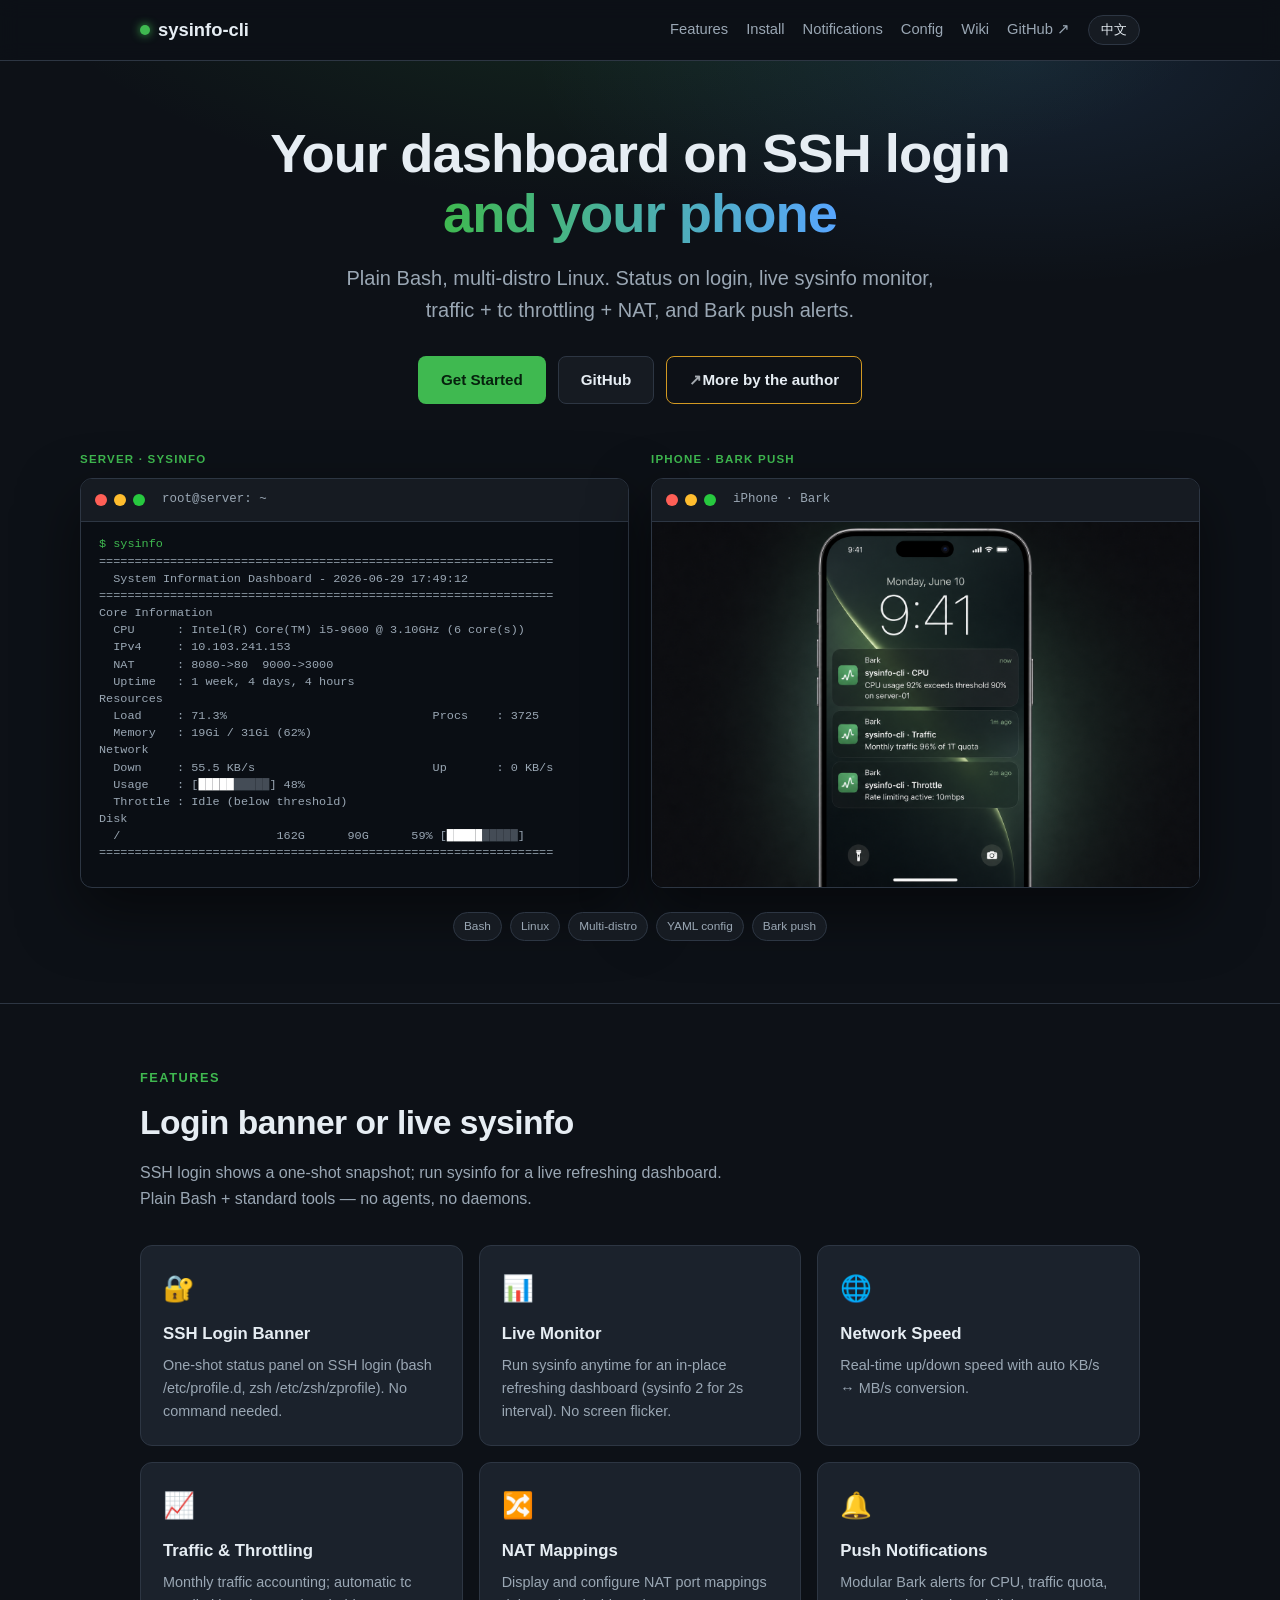
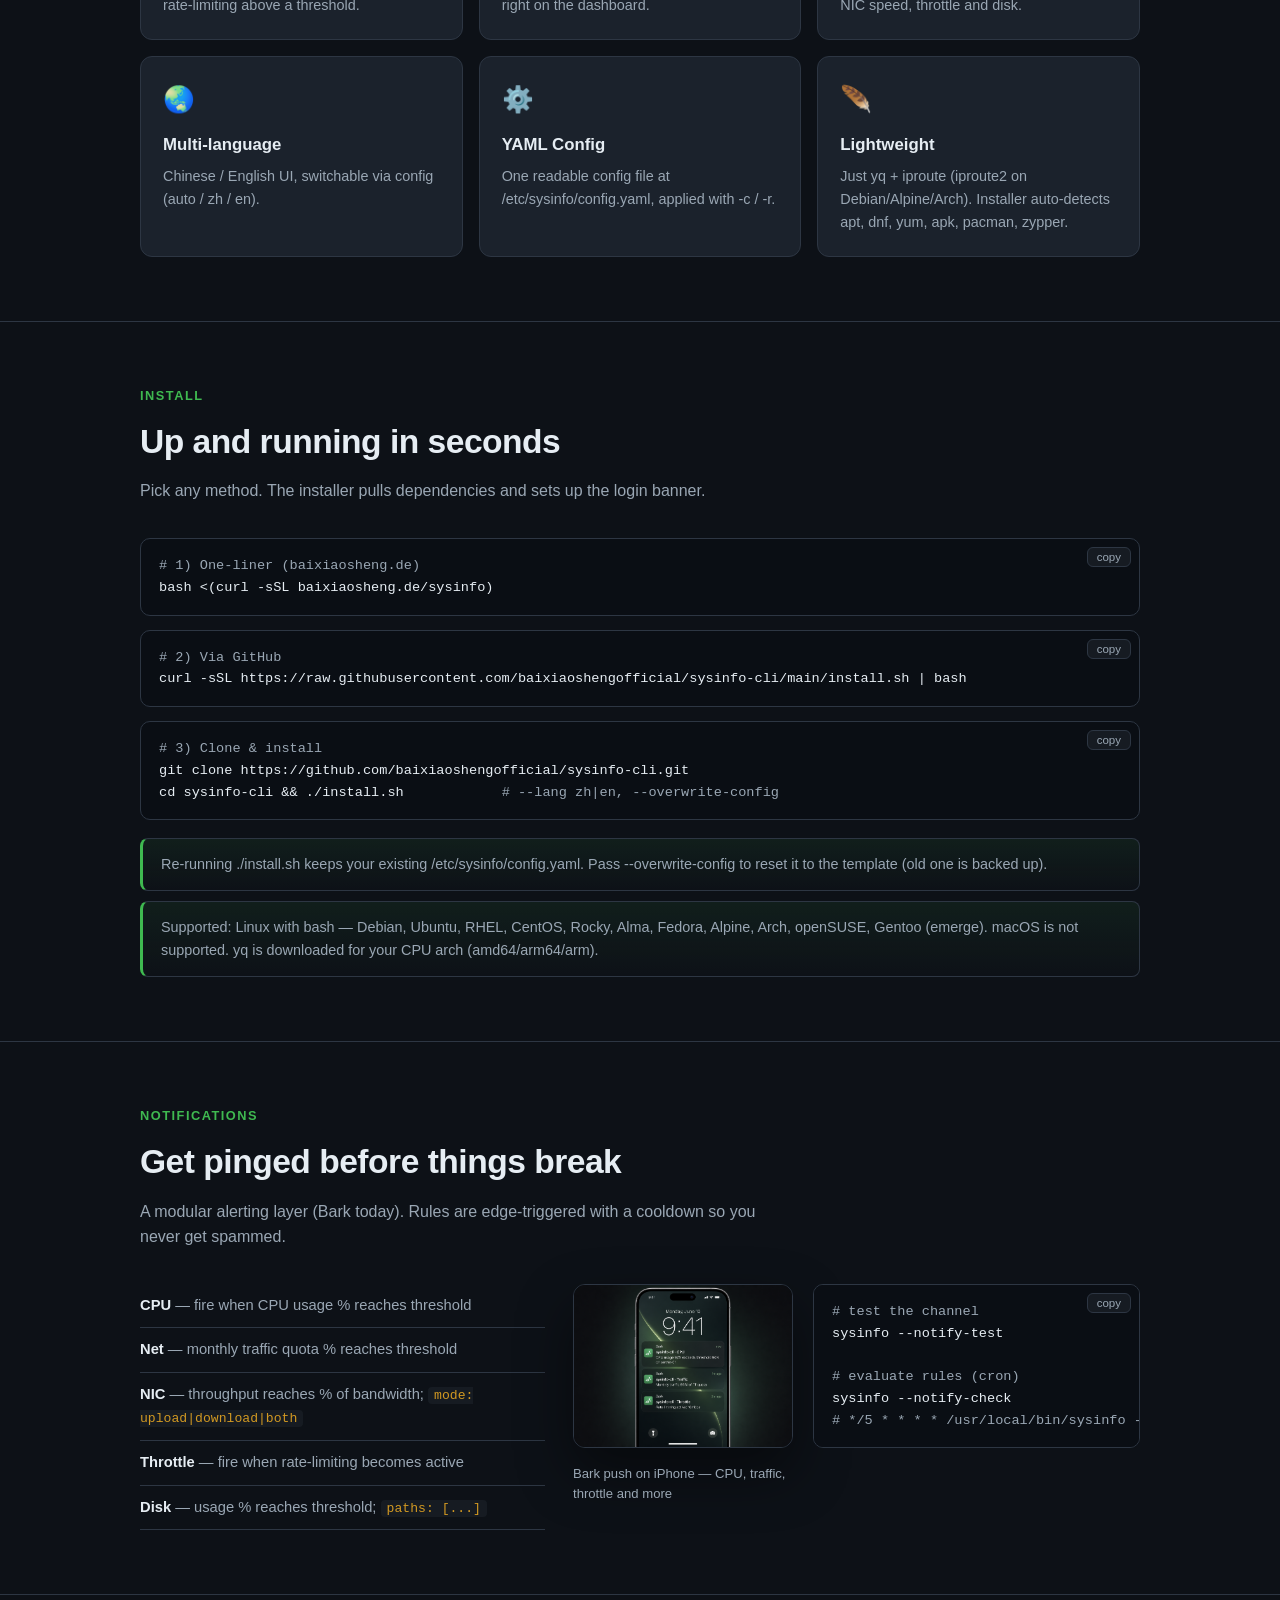
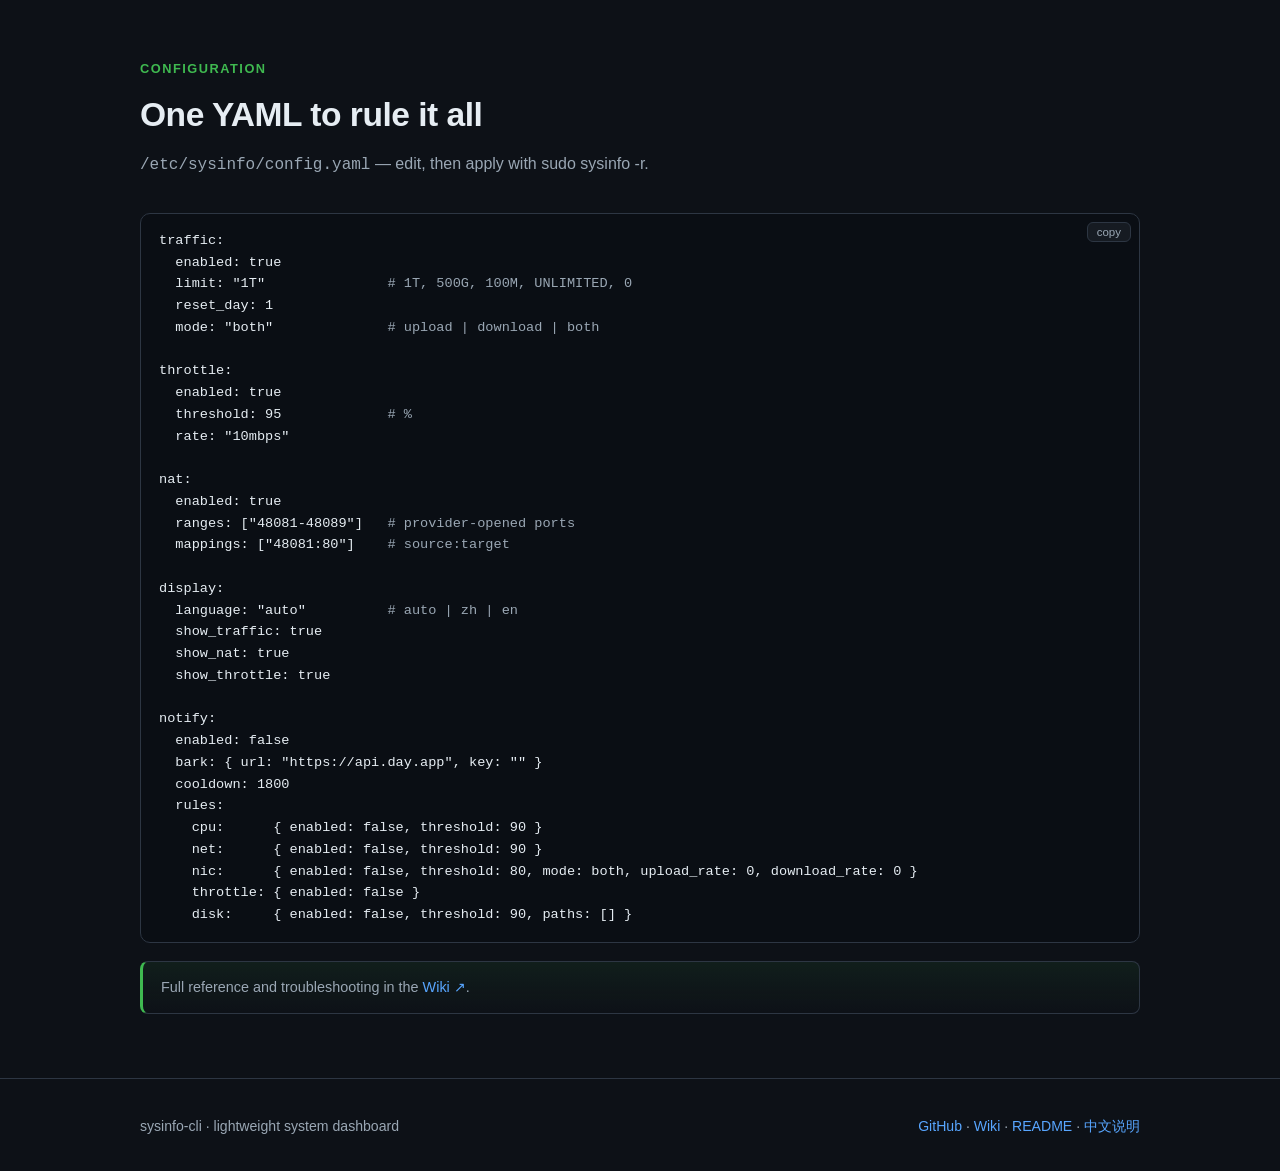
<file: docs/index.html>
<!DOCTYPE html>
<html lang="en">
<head>
<meta charset="UTF-8" />
<meta name="viewport" content="width=device-width, initial-scale=1.0" />
<title>sysinfo-cli · SSH 登录即见状态</title>
<meta name="description"
      content="sysinfo-cli: a lightweight Bash dashboard for Linux. Status on SSH login, live sysinfo monitor, traffic accounting, tc throttling, NAT display, and Bark push notifications." />
<style>
  :root {
    --bg: #0d1117;
    --bg-soft: #161b22;
    --bg-card: #1b222c;
    --border: #2d3643;
    --fg: #e6edf3;
    --fg-dim: #9aa7b4;
    --accent: #3fb950;
    --accent2: #58a6ff;
    --accent3: #d29922;
    --mono: ui-monospace, SFMono-Regular, "SF Mono", Menlo, Consolas, monospace;
    --sans: -apple-system, BlinkMacSystemFont, "Segoe UI", "PingFang SC", "Microsoft YaHei", Roboto, Helvetica, Arial, sans-serif;
  }
  * { box-sizing: border-box; margin: 0; padding: 0; }
  html { scroll-behavior: smooth; }
  body { background: var(--bg); color: var(--fg); font-family: var(--sans); line-height: 1.6; -webkit-font-smoothing: antialiased; }
  img { max-width: 100%; }
  a { color: var(--accent2); text-decoration: none; }
  a:hover { text-decoration: underline; }
  code, pre { font-family: var(--mono); }
  .wrap { max-width: 1040px; margin: 0 auto; padding: 0 20px; }
  header .wrap { max-width: 1160px; }

  /* Nav */
  nav { position: sticky; top: 0; z-index: 50; background: rgba(13,17,23,.82); backdrop-filter: blur(10px); border-bottom: 1px solid var(--border); }
  nav .wrap { display: flex; align-items: center; gap: 20px; height: 60px; }
  .logo { font-weight: 700; font-size: 1.15rem; display: flex; align-items: center; gap: 8px; }
  .logo .dot { width: 10px; height: 10px; border-radius: 50%; background: var(--accent); box-shadow: 0 0 10px var(--accent); }
  .nav-links { margin-left: auto; display: flex; gap: 18px; align-items: center; }
  .nav-links a { color: var(--fg-dim); font-size: .92rem; }
  .nav-links a:hover { color: var(--fg); text-decoration: none; }
  .lang-toggle { border: 1px solid var(--border); background: var(--bg-soft); color: var(--fg); border-radius: 20px; padding: 5px 12px; cursor: pointer; font-size: .82rem; font-family: var(--sans); }
  .lang-toggle:hover { border-color: var(--accent2); }
  @media (max-width: 720px) { .nav-links a:not(.gh) { display: none; } }

  /* Hero */
  header { padding: clamp(36px, 7vh, 64px) 0 40px; text-align: center; background:
      radial-gradient(900px 380px at 50% -120px, rgba(63,185,80,.16), transparent 70%),
      radial-gradient(700px 320px at 80% 0, rgba(88,166,255,.12), transparent 70%); }
  .badges { display: flex; gap: 8px; justify-content: center; flex-wrap: wrap; margin-bottom: 22px; }
  .badge { font-size: .74rem; color: var(--fg-dim); border: 1px solid var(--border); background: var(--bg-soft); padding: 4px 10px; border-radius: 20px; }
  h1.title { font-size: clamp(2.2rem, 6vw, 3.4rem); letter-spacing: -1px; line-height: 1.1; }
  h1.title .grad { background: linear-gradient(90deg, var(--accent), var(--accent2)); -webkit-background-clip: text; background-clip: text; color: transparent; }
  .tagline { color: var(--fg-dim); font-size: clamp(1rem, 2.5vw, 1.25rem); margin: 18px auto 0; max-width: 640px; }
  .cta { display: flex; gap: 12px; justify-content: center; margin-top: 30px; flex-wrap: wrap; }
  .btn { padding: 11px 22px; border-radius: 8px; font-weight: 600; font-size: .95rem; border: 1px solid transparent; cursor: pointer; }
  .btn-primary { background: var(--accent); color: #06210d; }
  .btn-primary:hover { background: #4cc85e; text-decoration: none; }
  .btn-ghost { border-color: var(--border); color: var(--fg); background: var(--bg-soft); }
  .btn-ghost:hover { border-color: var(--accent2); text-decoration: none; }
  .btn-author { border-color: var(--accent3); color: var(--fg); background: transparent; }
  .btn-author:hover { border-color: var(--fg); color: var(--fg); text-decoration: none; }
  .btn-author::before { content: "\2197 "; opacity: .7; }

  /* Hero showcase: terminal + iPhone side by side */
  .hero-showcase {
    display: grid; grid-template-columns: 1fr 1fr; gap: 22px;
    margin: 46px auto 0; max-width: 1120px; align-items: stretch;
  }
  @media (max-width: 900px) { .hero-showcase { grid-template-columns: 1fr; } }
  .hero-panel { text-align: left; min-width: 0; display: flex; flex-direction: column; }
  .hero-panel-label {
    font-size: .72rem; font-weight: 700; letter-spacing: 1.2px; text-transform: uppercase;
    color: var(--accent); margin-bottom: 10px; flex-shrink: 0;
  }

  /* Terminal preview */
  .terminal {
    margin: 0; max-width: none; flex: 1; display: flex; flex-direction: column;
    background: #0a0e14; border: 1px solid var(--border); border-radius: 12px; overflow: hidden;
    box-shadow: 0 24px 60px rgba(0,0,0,.5); text-align: left;
  }
  .phone-preview {
    flex: 1; display: flex; flex-direction: column;
    background: #0a0e14; border: 1px solid var(--border); border-radius: 12px; overflow: hidden;
    box-shadow: 0 24px 60px rgba(0,0,0,.5);
  }
  .phone-preview-media { flex: 1; min-height: 0; overflow: hidden; background: #0a0e14; }
  .phone-preview-media img {
    display: block; width: 100%; height: 100%; object-fit: cover; object-position: center 35%;
  }
  .term-bar { display: flex; align-items: center; gap: 7px; padding: 11px 14px; background: var(--bg-soft); border-bottom: 1px solid var(--border); }
  .term-bar i { width: 12px; height: 12px; border-radius: 50%; display: inline-block; }
  .term-bar i:nth-child(1){background:#ff5f56}.term-bar i:nth-child(2){background:#ffbd2e}.term-bar i:nth-child(3){background:#27c93f}
  .term-bar span { margin-left: 10px; color: var(--fg-dim); font-size: .78rem; font-family: var(--mono); }
  .term-body {
    padding: 14px 18px; margin: 0; font-family: var(--mono); font-size: .74rem;
    line-height: 1.45; white-space: pre; overflow-x: auto; tab-size: 4;
    color: var(--fg-dim); background: #0a0e14; border: none;
  }
  @media (max-height: 820px) {
    .term-body { font-size: .7rem; line-height: 1.35; padding: 10px 14px; }
    .phone-preview-media { max-height: 60vh; }
  }
  .term-body .c-g { color: var(--accent); } .term-body .c-b { color: var(--accent2); }
  .term-body .c-d { color: var(--fg-dim); } .term-body .c-y { color: var(--accent3); }
  .term-body .bar-f { color: #ffffff; } .term-body .bar-e { color: #444c56; }

  /* Sections */
  section { padding: 64px 0; border-top: 1px solid var(--border); }
  .sec-tag { color: var(--accent); font-weight: 700; font-size: .8rem; letter-spacing: 1.5px; text-transform: uppercase; }
  h2.sec-title { font-size: clamp(1.6rem, 4vw, 2.1rem); margin: 8px 0 10px; letter-spacing: -.5px; }
  .sec-sub { color: var(--fg-dim); max-width: 620px; margin-bottom: 34px; }

  .grid { display: grid; grid-template-columns: repeat(auto-fill, minmax(250px, 1fr)); gap: 16px; }
  .card { background: var(--bg-card); border: 1px solid var(--border); border-radius: 12px; padding: 22px; transition: transform .15s, border-color .15s; }
  .card:hover { transform: translateY(-3px); border-color: var(--accent2); }
  .card .ico { font-size: 1.6rem; }
  .card h3 { font-size: 1.05rem; margin: 12px 0 6px; }
  .card p { color: var(--fg-dim); font-size: .9rem; }

  /* Code blocks */
  pre.code { background: #0a0e14; border: 1px solid var(--border); border-radius: 10px; padding: 16px 18px; overflow-x: auto; font-size: .85rem; line-height: 1.6; position: relative; }
  pre.code .cmt { color: var(--fg-dim); }
  pre.code .k { color: var(--accent2); }
  .copy { position: absolute; top: 8px; right: 8px; background: var(--bg-soft); border: 1px solid var(--border); color: var(--fg-dim); border-radius: 6px; font-size: .72rem; padding: 3px 9px; cursor: pointer; font-family: var(--sans); }
  .copy:hover { color: var(--fg); border-color: var(--accent2); }
  .install-grid { display: grid; grid-template-columns: 1fr; gap: 14px; }

  .two-col { display: grid; grid-template-columns: 1fr 1fr; gap: 22px; align-items: start; }
  @media (max-width: 800px) { .two-col { grid-template-columns: 1fr; } }
  .notify-layout { display: grid; grid-template-columns: minmax(0, 1fr) minmax(0, 1.4fr); gap: 28px; align-items: start; }
  @media (max-width: 960px) {
    .notify-layout { grid-template-columns: 1fr; }
    .notify-visual { order: -1; }
  }
  .notify-visual {
    display: grid;
    grid-template-columns: minmax(150px, 220px) minmax(0, 1fr);
    grid-template-rows: 1fr auto;
    gap: 16px 20px;
    align-items: stretch;
  }
  @media (max-width: 520px) {
    .notify-visual { grid-template-columns: 1fr; grid-template-rows: auto auto auto; }
    .notify-code-block { grid-column: 1 !important; grid-row: 2 !important; }
    .phone-shot-caption { grid-row: 3 !important; text-align: center; }
  }
  .phone-shot-frame {
    grid-row: 1; grid-column: 1;
    height: 100%; min-height: 0; overflow: hidden;
    display: flex; flex-direction: column;
    border: 1px solid var(--border); border-radius: 12px;
    box-shadow: 0 24px 56px rgba(0,0,0,.45);
    background: #0a0e14;
  }
  .phone-shot-frame img {
    display: block; width: 100%; flex: 1; min-height: 0;
    object-fit: cover; object-position: center 35%;
  }
  .notify-code-block { grid-row: 1; grid-column: 2; height: 100%; margin: 0; align-self: stretch; }
  .phone-shot-caption {
    grid-row: 2; grid-column: 1;
    margin: 0; font-size: .82rem; color: var(--fg-dim); line-height: 1.5;
  }
  ul.rules { list-style: none; }
  ul.rules li { padding: 10px 0; border-bottom: 1px solid var(--border); color: var(--fg-dim); font-size: .92rem; }
  ul.rules li b { color: var(--fg); }
  ul.rules li code { color: var(--accent3); background: var(--bg-soft); padding: 1px 6px; border-radius: 4px; font-size: .82rem; }

  .note { background: linear-gradient(180deg, rgba(63,185,80,.08), transparent); border: 1px solid var(--border); border-left: 3px solid var(--accent); border-radius: 8px; padding: 14px 18px; color: var(--fg-dim); font-size: .9rem; margin-top: 18px; }

  footer { border-top: 1px solid var(--border); padding: 36px 0; color: var(--fg-dim); font-size: .88rem; }
  footer .wrap { display: flex; justify-content: space-between; flex-wrap: wrap; gap: 14px; }
  .hidden { display: none !important; }
</style>
</head>
<body>

<nav>
  <div class="wrap">
    <div class="logo"><span class="dot"></span> sysinfo-cli</div>
    <div class="nav-links">
      <a href="#features" data-en="Features" data-zh="功能">Features</a>
      <a href="#install" data-en="Install" data-zh="安装">Install</a>
      <a href="#notify" data-en="Notifications" data-zh="推送">Notifications</a>
      <a href="#config" data-en="Config" data-zh="配置">Config</a>
      <a href="wiki.html" data-en="Wiki" data-zh="文档">Wiki</a>
      <a class="gh" href="https://github.com/baixiaoshengofficial/sysinfo-cli" target="_blank" rel="noopener">GitHub ↗</a>
      <button class="lang-toggle" id="langBtn">中文</button>
    </div>
  </div>
</nav>

<header>
  <div class="wrap">
    <h1 class="title">
      <span data-en="Your dashboard on SSH login" data-zh="SSH 登录时看服务器状态">Your dashboard on SSH login</span><br />
      <span class="grad" data-en="and your phone" data-zh="异常时推到手机">and your phone</span>
    </h1>
    <p class="tagline"
       data-en="Plain Bash, multi-distro Linux. Status on login, live sysinfo monitor, traffic + tc throttling + NAT, and Bark push alerts."
       data-zh="用 Bash 写给 Linux VPS 的状态面板。SSH 登录先看一眼，运行 sysinfo 看实时刷新；流量统计、超限限速、NAT 展示和 Bark 推送都在里面。">
      Plain Bash, multi-distro Linux. Status on login, live sysinfo monitor, traffic + tc throttling + NAT, and Bark push alerts.
    </p>
    <div class="cta">
      <a class="btn btn-primary" href="#install" data-en="Get Started" data-zh="开始安装">Get Started</a>
      <a class="btn btn-ghost" href="https://github.com/baixiaoshengofficial/sysinfo-cli" target="_blank" rel="noopener" data-en="GitHub" data-zh="GitHub">GitHub</a>
      <a class="btn btn-author" href="https://www.baixiaosheng.de" target="_blank" rel="noopener"
         data-en="More by the author" data-zh="作者主页">More by the author</a>
    </div>

    <div class="hero-showcase">
      <div class="hero-panel">
        <div class="hero-panel-label" data-en="Server · sysinfo" data-zh="服务器 · sysinfo">Server · sysinfo</div>
        <div class="terminal">
          <div class="term-bar"><i></i><i></i><i></i><span>root@server: ~</span></div>
          <pre class="term-body term-en"><span class="c-g">$ sysinfo</span>
================================================================
  System Information Dashboard - 2026-06-29 17:49:12
================================================================
Core Information
  CPU      : Intel(R) Core(TM) i5-9600 @ 3.10GHz (6 core(s))
  IPv4     : 10.103.241.153
  NAT      : 8080-&gt;80  9000-&gt;3000
  Uptime   : 1 week, 4 days, 4 hours
Resources
  Load     : 71.3%                             Procs    : 3725
  Memory   : 19Gi / 31Gi (62%)
Network
  Down     : 55.5 KB/s                         Up       : 0 KB/s
  Usage    : [<span class="bar-f">█████</span><span class="bar-e">█████</span>] 48%
  Throttle : Idle (below threshold)
Disk
  /                      162G      90G      59% [<span class="bar-f">█████</span><span class="bar-e">█████</span>]
================================================================</pre>
          <pre class="term-body term-zh hidden"><span class="c-g">$ sysinfo</span>
================================================================
  系统信息面板 - 2026-06-29 17:49:12
================================================================
核心信息
  CPU      : Intel(R) Core(TM) i5-9600 @ 3.10GHz (6 core(s))
  IPv4     : 10.103.241.153
  NAT      : 8080-&gt;80  9000-&gt;3000
  运行时间 : 1 week, 4 days, 4 hours
资源使用
  负载     : 71.3%                             进程数   : 3725
  内存     : 19Gi / 31Gi (62%)
网络
  下载     : 55.5 KB/s                         上传     : 0 KB/s
  使用率   : [<span class="bar-f">█████</span><span class="bar-e">█████</span>] 48%
  限速状态 : 未限速 (below threshold)
磁盘
  /                      162G      90G      59% [<span class="bar-f">█████</span><span class="bar-e">█████</span>]
================================================================</pre>
        </div>
      </div>
      <div class="hero-panel">
        <div class="hero-panel-label" data-en="iPhone · Bark push" data-zh="iPhone · Bark 推送">iPhone · Bark push</div>
        <div class="phone-preview">
          <div class="term-bar"><i></i><i></i><i></i><span>iPhone · Bark</span></div>
          <div class="phone-preview-media">
            <img src="assets/bark-iphone.png" width="1536" height="1024" loading="eager"
                 data-en-alt="iPhone lock screen showing sysinfo-cli Bark push notifications for CPU, traffic and throttle alerts"
                 data-zh-alt="iPhone 锁屏界面展示 sysinfo-cli 通过 Bark 推送的 CPU、流量与限速告警"
                 alt="iPhone lock screen showing sysinfo-cli Bark push notifications for CPU, traffic and throttle alerts" />
          </div>
        </div>
      </div>
    </div>

    <div class="badges" style="margin-top:24px">
      <span class="badge">Bash</span>
      <span class="badge" data-en="Linux" data-zh="Linux">Linux</span>
      <span class="badge" data-en="Multi-distro" data-zh="多发行版">Multi-distro</span>
      <span class="badge" data-en="YAML config" data-zh="YAML 配置">YAML config</span>
      <span class="badge" data-en="Bark push" data-zh="Bark 推送">Bark push</span>
    </div>
  </div>
</header>

<section id="features">
  <div class="wrap">
    <div class="sec-tag" data-en="Features" data-zh="功能">Features</div>
    <h2 class="sec-title" data-en="Login banner or live sysinfo" data-zh="登录看快照，命令看实时">Login banner or live sysinfo</h2>
    <p class="sec-sub" data-en="SSH login shows a one-shot snapshot; run sysinfo for a live refreshing dashboard. Plain Bash + standard tools — no agents, no daemons." data-zh="SSH 登录时显示一次状态快照；需要盯一会儿，就运行 sysinfo。只用 Bash 和常见系统工具，不跑后台服务。">SSH login shows a snapshot; run sysinfo for live refresh. Plain Bash, no daemons.</p>
    <div class="grid">
      <div class="card"><div class="ico">🔐</div><h3 data-en="SSH Login Banner" data-zh="登录状态栏">SSH Login Banner</h3><p data-en="One-shot status panel on SSH login (bash /etc/profile.d, zsh /etc/zsh/zprofile). No command needed." data-zh="SSH 登录后显示一次状态快照，支持 bash 和 zsh。平时登录不用再手敲命令。">One-shot panel on SSH login — bash and zsh, no command needed.</p></div>
      <div class="card"><div class="ico">📊</div><h3 data-en="Live Monitor" data-zh="实时面板">Live Monitor</h3><p data-en="Run sysinfo anytime for an in-place refreshing dashboard (sysinfo 2 for 2s interval). No screen flicker." data-zh="运行 sysinfo 打开刷新面板；sysinfo 2 表示每 2 秒刷新一次。">Run sysinfo anytime — in-place refresh, no flicker.</p></div>
      <div class="card"><div class="ico">🌐</div><h3 data-en="Network Speed" data-zh="实时网速">Network Speed</h3><p data-en="Real-time up/down speed with auto KB/s ↔ MB/s conversion." data-zh="显示上传、下载速度，并按 KB/s、MB/s 自动换算。">Real-time up/down speed.</p></div>
      <div class="card"><div class="ico">📈</div><h3 data-en="Traffic & Throttling" data-zh="流量和限速">Traffic &amp; Throttling</h3><p data-en="Monthly traffic accounting; automatic tc rate-limiting above a threshold." data-zh="按月累计流量；达到阈值后可用 tc 自动限速。">Monthly accounting + auto tc limiting.</p></div>
      <div class="card"><div class="ico">🔀</div><h3 data-en="NAT Mappings" data-zh="NAT 显示">NAT Mappings</h3><p data-en="Display and configure NAT port mappings right on the dashboard." data-zh="把端口映射显示在面板里。它只负责展示，不改防火墙规则。">Display & configure NAT mappings.</p></div>
      <div class="card"><div class="ico">🔔</div><h3 data-en="Push Notifications" data-zh="Bark 推送">Push Notifications</h3><p data-en="Modular Bark alerts for CPU, traffic quota, NIC speed, throttle and disk." data-zh="CPU、流量、网速、限速、磁盘触发规则后，用 Bark 推到手机。">Modular Bark alerts for 5 rule types.</p></div>
      <div class="card"><div class="ico">🌏</div><h3 data-en="Multi-language" data-zh="中英文界面">Multi-language</h3><p data-en="Chinese / English UI, switchable via config (auto / zh / en)." data-zh="配置里写 auto、zh 或 en，即可切换界面语言。">Chinese / English UI, config switchable.</p></div>
      <div class="card"><div class="ico">⚙️</div><h3 data-en="YAML Config" data-zh="YAML 配置">YAML Config</h3><p data-en="One readable config file at /etc/sysinfo/config.yaml, applied with -c / -r." data-zh="主要配置都在 /etc/sysinfo/config.yaml，改完用 sysinfo -r 应用。">One readable config, applied with -c / -r.</p></div>
      <div class="card"><div class="ico">🪶</div><h3 data-en="Lightweight" data-zh="依赖少">Lightweight</h3><p data-en="Just yq + iproute (iproute2 on Debian/Alpine/Arch). Installer auto-detects apt, dnf, yum, apk, pacman, zypper." data-zh="核心依赖是 yq 和 iproute/iproute2；安装脚本会按发行版选择包管理器。">Just yq + iproute. Installer auto-detects your package manager.</p></div>
    </div>
  </div>
</section>

<section id="install">
  <div class="wrap">
    <div class="sec-tag" data-en="Install" data-zh="安装">Install</div>
    <h2 class="sec-title" data-en="Up and running in seconds" data-zh="选一种方式安装">Up and running in seconds</h2>
    <p class="sec-sub" data-en="Pick any method. The installer pulls dependencies and sets up the login banner." data-zh="安装脚本会检查依赖、复制脚本，并把 SSH 登录状态栏配置好。">Pick any method. The installer pulls dependencies and sets up the login banner.</p>
    <div class="install-grid">
      <pre class="code"><button class="copy">copy</button><span class="cmt"># <span data-en="1) One-liner (baixiaosheng.de)" data-zh="1) 一键安装（baixiaosheng.de）">1) One-liner (baixiaosheng.de)</span></span>
bash <(curl -sSL baixiaosheng.de/sysinfo)</pre>
      <pre class="code"><button class="copy">copy</button><span class="cmt"># <span data-en="2) Via GitHub" data-zh="2) 通过 GitHub">2) Via GitHub</span></span>
curl -sSL https://raw.githubusercontent.com/baixiaoshengofficial/sysinfo-cli/main/install.sh | bash</pre>
      <pre class="code"><button class="copy">copy</button><span class="cmt"># <span data-en="3) Clone & install" data-zh="3) 克隆后安装">3) Clone &amp; install</span></span>
git clone https://github.com/baixiaoshengofficial/sysinfo-cli.git
cd sysinfo-cli &amp;&amp; ./install.sh            <span class="cmt"># --lang zh|en, --overwrite-config</span></pre>
    </div>
    <div class="note" data-en="Re-running ./install.sh keeps your existing /etc/sysinfo/config.yaml. Pass --overwrite-config to reset it to the template (old one is backed up)." data-zh="再次运行 ./install.sh 会保留现有配置。需要恢复默认模板时，加 --overwrite-config；旧配置会先备份。">Re-running ./install.sh keeps your existing config. Pass --overwrite-config to reset it (old one is backed up).</div>
    <div class="note" style="margin-top:10px" data-en="Supported: Linux with bash — Debian, Ubuntu, RHEL, CentOS, Rocky, Alma, Fedora, Alpine, Arch, openSUSE, Gentoo (emerge). macOS is not supported. yq is downloaded for your CPU arch (amd64/arm64/arm)." data-zh="支持带 bash 的 Linux：Debian、Ubuntu、RHEL、CentOS、Rocky、Alma、Fedora、Alpine、Arch、openSUSE、Gentoo 等。macOS 不支持。yq 会按 CPU 架构下载。">Supported: Linux with bash — Debian, Ubuntu, RHEL, Fedora, Alpine, Arch, openSUSE and more. macOS not supported.</div>
  </div>
</section>

<section id="notify">
  <div class="wrap">
    <div class="sec-tag" data-en="Notifications" data-zh="推送通知">Notifications</div>
    <h2 class="sec-title" data-en="Get pinged before things break" data-zh="阈值到了再提醒">Get pinged before things break</h2>
    <p class="sec-sub" data-en="A modular alerting layer (Bark today). Rules are edge-triggered with a cooldown so you never get spammed." data-zh="现在支持 Bark。规则只在状态变化时触发，同一条规则有冷却时间，避免重复推送。">A modular alerting layer (Bark today). Edge-triggered with cooldown, so no spam.</p>
    <div class="notify-layout">
      <ul class="rules">
        <li><b>CPU</b> — <span data-en="fire when CPU usage % reaches threshold" data-zh="CPU 使用率达到阈值">fire when CPU usage % reaches threshold</span></li>
        <li><b>Net</b> — <span data-en="monthly traffic quota % reaches threshold" data-zh="本月流量达到配额阈值">monthly traffic quota % reaches threshold</span></li>
        <li><b>NIC</b> — <span data-en="throughput reaches % of bandwidth;" data-zh="网速达到带宽阈值；">throughput reaches % of bandwidth;</span> <code>mode: upload|download|both</code></li>
        <li><b>Throttle</b> — <span data-en="fire when rate-limiting becomes active" data-zh="限速开始生效">fire when rate-limiting becomes active</span></li>
        <li><b>Disk</b> — <span data-en="usage % reaches threshold;" data-zh="磁盘使用率达到阈值；">usage % reaches threshold;</span> <code>paths: [...]</code></li>
      </ul>
      <div class="notify-visual">
        <div class="phone-shot-frame">
          <img src="assets/bark-iphone.png" width="1536" height="1024" loading="lazy"
               data-en-alt="iPhone lock screen showing sysinfo-cli Bark push notifications for CPU, traffic and throttle alerts"
               data-zh-alt="iPhone 锁屏界面展示 sysinfo-cli 通过 Bark 推送的 CPU、流量与限速告警"
               alt="iPhone lock screen showing sysinfo-cli Bark push notifications for CPU, traffic and throttle alerts" />
        </div>
        <pre class="code notify-code-block"><button class="copy">copy</button><span class="cmt"># <span data-en="test the channel" data-zh="测试推送通道">test the channel</span></span>
sysinfo --notify-test

<span class="cmt"># <span data-en="evaluate rules (cron)" data-zh="评估规则（cron）">evaluate rules (cron)</span></span>
sysinfo --notify-check
<span class="cmt"># */5 * * * * /usr/local/bin/sysinfo --notify-check</span></pre>
        <p class="phone-shot-caption" data-en="Bark push on iPhone — CPU, traffic, throttle and more" data-zh="Bark 推送示例：CPU、流量、限速等告警">Bark push on iPhone — CPU, traffic, throttle and more</p>
      </div>
    </div>
  </div>
</section>

<section id="config">
  <div class="wrap">
    <div class="sec-tag" data-en="Configuration" data-zh="配置">Configuration</div>
    <h2 class="sec-title" data-en="One YAML to rule it all" data-zh="配置集中在一个 YAML">One YAML to rule it all</h2>
    <p class="sec-sub"><code>/etc/sysinfo/config.yaml</code> — <span data-en="edit, then apply with sudo sysinfo -r" data-zh="改完执行 sudo sysinfo -r 应用">edit, then apply with sudo sysinfo -r</span>.</p>
    <pre class="code"><button class="copy">copy</button>traffic:
  enabled: true
  limit: "1T"               <span class="cmt"># 1T, 500G, 100M, UNLIMITED, 0</span>
  reset_day: 1
  mode: "both"              <span class="cmt"># upload | download | both</span>

throttle:
  enabled: true
  threshold: 95             <span class="cmt"># %</span>
  rate: "10mbps"

nat:
  enabled: true
  ranges: ["48081-48089"]   <span class="cmt"># provider-opened ports</span>
  mappings: ["48081:80"]    <span class="cmt"># source:target</span>

display:
  language: "auto"          <span class="cmt"># auto | zh | en</span>
  show_traffic: true
  show_nat: true
  show_throttle: true

notify:
  enabled: false
  bark: { url: "https://api.day.app", key: "" }
  cooldown: 1800
  rules:
    cpu:      { enabled: false, threshold: 90 }
    net:      { enabled: false, threshold: 90 }
    nic:      { enabled: false, threshold: 80, mode: both, upload_rate: 0, download_rate: 0 }
    throttle: { enabled: false }
    disk:     { enabled: false, threshold: 90, paths: [] }</pre>
    <div class="note"><span data-en="Full reference and troubleshooting in the" data-zh="完整配置和排错见">Full reference and troubleshooting in the</span> <a href="wiki.html" data-en="Wiki ↗" data-zh="Wiki 文档 ↗">Wiki ↗</a>.</div>
  </div>
</section>

<footer>
  <div class="wrap">
    <div>sysinfo-cli · <span data-en="lightweight system dashboard" data-zh="Linux 服务器状态面板">lightweight system dashboard</span></div>
    <div>
      <a href="https://github.com/baixiaoshengofficial/sysinfo-cli" target="_blank" rel="noopener">GitHub</a> ·
      <a href="wiki.html">Wiki</a> ·
      <a href="../README.md">README</a> ·
      <a href="../README_zh.md">中文说明</a>
    </div>
  </div>
</footer>

<script>
  // Language toggle: swap text of any element carrying data-en / data-zh.
  (function () {
    var lang = localStorage.getItem('sysinfo-lang') ||
      ((navigator.language || '').startsWith('zh') ? 'zh' : 'en');
    var btn = document.getElementById('langBtn');
    function apply(l) {
      document.documentElement.lang = (l === 'zh') ? 'zh-CN' : 'en';
      document.querySelectorAll('[data-en]').forEach(function (el) {
        var v = el.getAttribute('data-' + l);
        if (v !== null) el.textContent = v;
      });
      document.querySelectorAll('[data-en-alt]').forEach(function (el) {
        var a = el.getAttribute('data-' + l + '-alt');
        if (a !== null) el.setAttribute('alt', a);
      });
      document.querySelectorAll('.term-en, .term-zh').forEach(function (el) {
        el.classList.toggle('hidden', !el.classList.contains('term-' + l));
      });
      btn.textContent = (l === 'zh') ? 'EN' : '中文';
      localStorage.setItem('sysinfo-lang', l);
      lang = l;
    }
    btn.addEventListener('click', function () { apply(lang === 'zh' ? 'en' : 'zh'); });
    apply(lang);
  })();

  // Copy buttons for code blocks.
  document.querySelectorAll('pre.code .copy').forEach(function (b) {
    b.addEventListener('click', function () {
      var pre = b.parentElement.cloneNode(true);
      pre.querySelector('.copy').remove();
      navigator.clipboard.writeText(pre.textContent.trim()).then(function () {
        var t = b.textContent; b.textContent = '✓'; setTimeout(function () { b.textContent = t; }, 1200);
      });
    });
  });
</script>
</body>
</html>
</file>
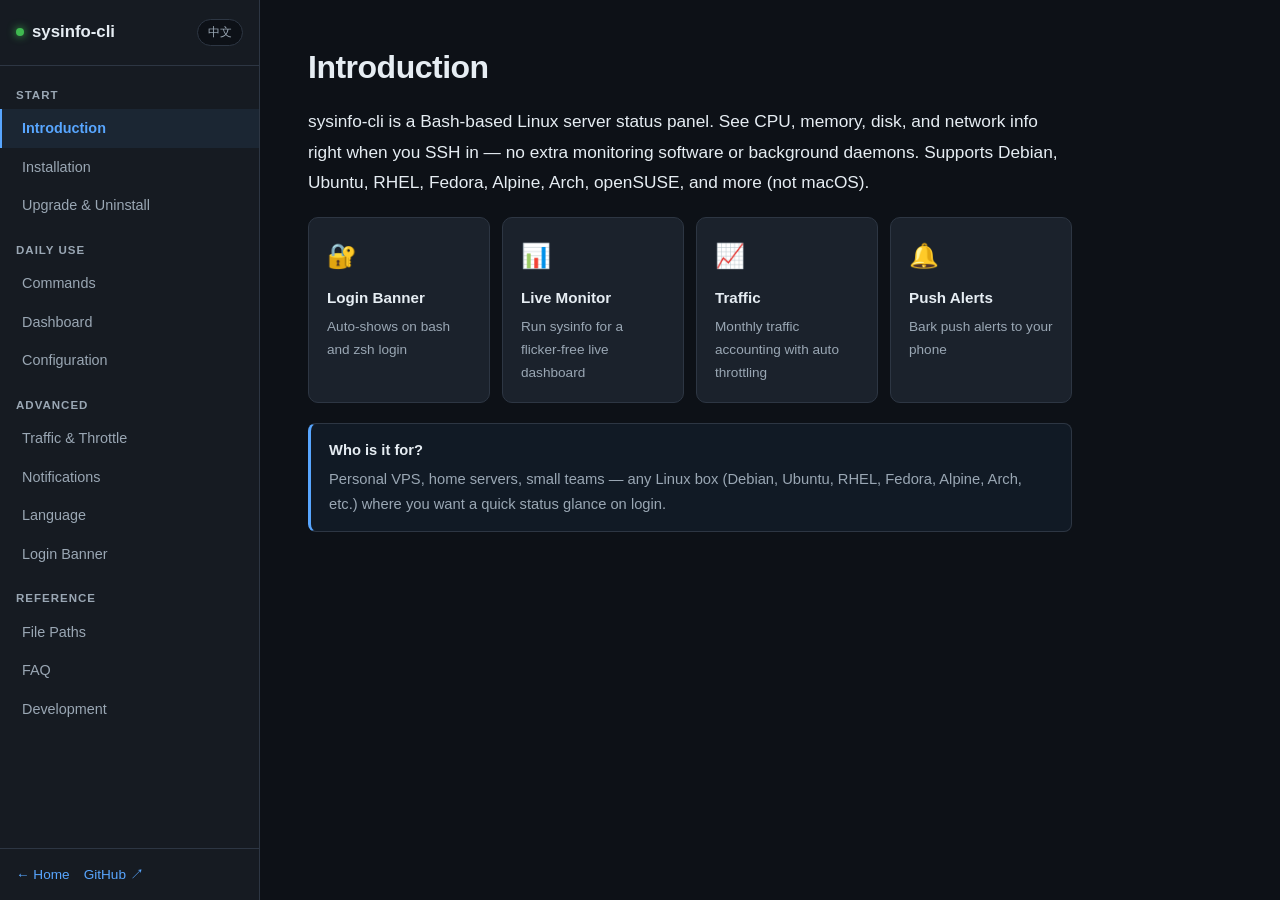
<file: docs/wiki.html>
<!DOCTYPE html>
<html lang="zh-CN">
<head>
<meta charset="UTF-8" />
<meta name="viewport" content="width=device-width, initial-scale=1.0" />
<title>sysinfo-cli 文档</title>
<link rel="stylesheet" href="wiki.css" />
</head>
<body>

<div class="wiki-shell">
  <!-- 左侧导航 -->
  <aside class="sidebar" id="sidebar">
    <div class="sidebar-head">
      <a href="index.html" class="brand"><span class="dot"></span> sysinfo-cli</a>
      <button class="lang-btn" id="langBtn">EN</button>
    </div>
    <nav class="sidebar-nav">
      <div class="nav-group" data-label-zh="开始" data-label-en="Start">
        <a href="#intro" class="nav-item active" data-zh="项目介绍" data-en="Introduction">项目介绍</a>
        <a href="#install" class="nav-item" data-zh="安装" data-en="Installation">安装</a>
        <a href="#upgrade" class="nav-item" data-zh="升级与卸载" data-en="Upgrade & Uninstall">升级与卸载</a>
      </div>
      <div class="nav-group" data-label-zh="日常使用" data-label-en="Daily Use">
        <a href="#commands" class="nav-item" data-zh="常用命令" data-en="Commands">常用命令</a>
        <a href="#dashboard" class="nav-item" data-zh="面板说明" data-en="Dashboard">面板说明</a>
        <a href="#config" class="nav-item" data-zh="配置文件" data-en="Configuration">配置文件</a>
      </div>
      <div class="nav-group" data-label-zh="进阶功能" data-label-en="Advanced">
        <a href="#traffic" class="nav-item" data-zh="流量与限速" data-en="Traffic & Throttle">流量与限速</a>
        <a href="#notify" class="nav-item" data-zh="推送通知" data-en="Notifications">推送通知</a>
        <a href="#i18n" class="nav-item" data-zh="切换语言" data-en="Language">切换语言</a>
        <a href="#banner" class="nav-item" data-zh="登录横幅" data-en="Login Banner">登录横幅</a>
      </div>
      <div class="nav-group" data-label-zh="参考" data-label-en="Reference">
        <a href="#paths" class="nav-item" data-zh="文件路径" data-en="File Paths">文件路径</a>
        <a href="#faq" class="nav-item" data-zh="常见问题" data-en="FAQ">常见问题</a>
        <a href="#dev" class="nav-item" data-zh="开发测试" data-en="Development">开发测试</a>
      </div>
    </nav>
    <div class="sidebar-foot">
      <a href="index.html" data-zh="← 返回主页" data-en="← Home">← 返回主页</a>
      <a href="https://github.com/baixiaoshengofficial/sysinfo-cli" target="_blank" rel="noopener">GitHub ↗</a>
    </div>
  </aside>

  <!-- 移动端顶栏 -->
  <header class="mobile-bar">
    <button class="menu-btn" id="menuBtn" aria-label="menu">☰</button>
    <span class="mobile-title">sysinfo-cli 文档</span>
    <button class="lang-btn sm" id="langBtnM">EN</button>
  </header>

  <!-- 右侧正文 -->
  <main class="content" id="content">

    <!-- 介绍 -->
    <article id="intro" class="page active">
      <h1 data-zh="项目介绍" data-en="Introduction">项目介绍</h1>
      <p class="lead" data-zh="sysinfo-cli 是一个 Bash 写的 Linux 服务器状态面板。SSH 登录后能先看一眼 CPU、内存、磁盘和网络；需要盯实时变化时，再运行 sysinfo。它不跑后台进程，适合个人 VPS、家用服务器和小团队机器。支持 Debian、Ubuntu、RHEL、Fedora、Alpine、Arch、openSUSE 等发行版，不支持 macOS。"
         data-en="sysinfo-cli is a Bash-based Linux server status panel. See CPU, memory, disk, and network info right when you SSH in — no extra monitoring software or background daemons. Supports Debian, Ubuntu, RHEL, Fedora, Alpine, Arch, openSUSE, and more (not macOS).">
        sysinfo-cli 是一个 Bash 写的 Linux 服务器状态面板。SSH 登录后能先看一眼 CPU、内存、磁盘和网络；需要盯实时变化时，再运行 sysinfo。它不跑后台进程，适合个人 VPS、家用服务器和小团队机器。支持 Debian、Ubuntu、RHEL、Fedora、Alpine、Arch、openSUSE 等发行版，不支持 macOS。
      </p>
      <div class="feature-grid">
        <div class="feat-card">
          <div class="feat-icon">🔐</div>
          <h3 data-zh="登录状态栏" data-en="Login Banner">登录状态栏</h3>
          <p data-zh="bash 和 zsh 登录后显示一次状态快照" data-en="Auto-shows on bash and zsh login">bash 和 zsh 登录后显示一次状态快照</p>
        </div>
        <div class="feat-card">
          <div class="feat-icon">📊</div>
          <h3 data-zh="实时监控" data-en="Live Monitor">实时监控</h3>
          <p data-zh="运行 sysinfo 查看实时刷新面板" data-en="Run sysinfo for a flicker-free live dashboard">运行 sysinfo 查看实时刷新面板</p>
        </div>
        <div class="feat-card">
          <div class="feat-icon">📈</div>
          <h3 data-zh="流量统计" data-en="Traffic">流量统计</h3>
          <p data-zh="按月累计流量，达到阈值后可自动限速" data-en="Monthly traffic accounting with auto throttling">按月累计流量，达到阈值后可自动限速</p>
        </div>
        <div class="feat-card">
          <div class="feat-icon">🔔</div>
          <h3 data-zh="手机推送" data-en="Push Alerts">手机推送</h3>
          <p data-zh="通过 Bark 接收 CPU、流量、磁盘等告警" data-en="Bark push alerts to your phone">通过 Bark 接收 CPU、流量、磁盘等告警</p>
        </div>
      </div>
      <div class="callout info">
        <strong data-zh="适合谁用？" data-en="Who is it for?">适合谁用？</strong>
        <span data-zh="适合个人 VPS、家用服务器和小团队运维。只要是 Linux 机器，又希望登录时先看一眼状态，就能用。"
              data-en="Personal VPS, home servers, small teams — any Linux box (Debian, Ubuntu, RHEL, Fedora, Alpine, Arch, etc.) where you want a quick status glance on login.">
          适合个人 VPS、家用服务器和小团队运维。只要是 Linux 机器，又希望登录时先看一眼状态，就能用。
        </span>
      </div>
    </article>

    <!-- 安装 -->
    <article id="install" class="page">
      <h1 data-zh="安装" data-en="Installation">安装</h1>
      <p data-zh="选一种安装方式即可。脚本会识别包管理器，安装 yq、iproute/iproute2，并配置 SSH 登录状态栏。"
         data-en="Pick any method. The installer detects your package manager, installs dependencies (yq, iproute), and sets up the login banner.">
        选一种安装方式即可。脚本会识别包管理器，安装 yq、iproute/iproute2，并配置 SSH 登录状态栏。
      </p>

      <h2 data-zh="系统要求" data-en="Requirements">系统要求</h2>
      <table class="data-table">
        <thead><tr><th data-zh="项目" data-en="Item">项目</th><th data-zh="说明" data-en="Details">说明</th></tr></thead>
        <tbody>
          <tr><td data-zh="操作系统" data-en="OS">操作系统</td><td data-zh="Linux（bash）；不支持 macOS" data-en="Linux with bash; macOS not supported">Linux（bash）；不支持 macOS</td></tr>
          <tr><td data-zh="发行版" data-en="Distros">发行版</td><td data-zh="Debian、Ubuntu、RHEL、CentOS、Rocky、Alma、Fedora、Alpine、Arch、openSUSE、Gentoo 等" data-en="Debian, Ubuntu, RHEL, CentOS, Rocky, Alma, Fedora, Alpine, Arch, openSUSE, Gentoo, …">Debian、Ubuntu、RHEL、CentOS、Rocky、Alma、Fedora、Alpine、Arch、openSUSE、Gentoo 等</td></tr>
          <tr><td data-zh="包管理器" data-en="Package managers">包管理器</td><td data-zh="apt、dnf、yum、apk、pacman、zypper、emerge（自动检测）" data-en="apt, dnf, yum, apk, pacman, zypper, emerge (auto-detected)">apt、dnf、yum、apk、pacman、zypper、emerge（自动检测）</td></tr>
          <tr><td data-zh="tc / ip" data-en="tc / ip">tc / ip</td><td data-zh="iproute2（Debian/Alpine/Arch）或 iproute（RHEL/Fedora）" data-en="iproute2 (Debian/Alpine/Arch) or iproute (RHEL/Fedora)">iproute2（Debian/Alpine/Arch）或 iproute（RHEL/Fedora）</td></tr>
          <tr><td data-zh="yq" data-en="yq">yq</td><td data-zh="mikefarah 版，按 CPU 架构下载（amd64 / arm64 / arm）" data-en="mikefarah build, downloaded for your CPU (amd64 / arm64 / arm)">mikefarah 版，按 CPU 架构下载（amd64 / arm64 / arm）</td></tr>
          <tr><td data-zh="权限" data-en="Privileges">权限</td><td data-zh="安装与限速需要 root 或 sudo" data-en="root or sudo for install and throttling">安装与限速需要 root 或 sudo</td></tr>
        </tbody>
      </table>
      <div class="callout info">
        <strong data-zh="Alpine 提示" data-en="Alpine note">Alpine 提示</strong>
        <span data-zh="Alpine 默认 shell 是 ash。先装 bash：apk add bash。安装脚本会用 apk 安装 iproute2。"
              data-en="Default shell is ash — install bash first: apk add bash. The installer uses apk for iproute2.">
          Alpine 默认 shell 是 ash。先装 bash：apk add bash。安装脚本会用 apk 安装 iproute2。
        </span>
      </div>

      <h2 data-zh="一键安装" data-en="One-liner">一键安装</h2>
      <pre class="code-block"><code>bash &lt;(curl -sSL baixiaosheng.de/sysinfo)</code></pre>

      <h2 data-zh="从 GitHub 安装" data-en="Via GitHub">从 GitHub 安装</h2>
      <pre class="code-block"><code>curl -sSL https://raw.githubusercontent.com/baixiaoshengofficial/sysinfo-cli/main/install.sh | bash</code></pre>

      <h2 data-zh="克隆后安装" data-en="Clone & Install">克隆后安装</h2>
      <pre class="code-block"><code>git clone https://github.com/baixiaoshengofficial/sysinfo-cli.git
cd sysinfo-cli
sudo ./install.sh</code></pre>

      <h2 data-zh="安装参数" data-en="Install Options">安装参数</h2>
      <table class="data-table">
        <thead><tr><th data-zh="参数" data-en="Option">参数</th><th data-zh="说明" data-en="Description">说明</th></tr></thead>
        <tbody>
          <tr><td><code>--lang zh|en</code></td><td data-zh="指定界面语言，不写则按系统语言自动判断" data-en="Set UI language; auto-detect if omitted">指定界面语言，不写则按系统语言自动判断</td></tr>
          <tr><td><code>--overwrite-config</code></td><td data-zh="用默认模板覆盖已有配置（旧配置会自动备份）" data-en="Reset config from template (old one backed up)">用默认模板覆盖已有配置（旧配置会自动备份）</td></tr>
          <tr><td><code>--uninstall</code></td><td data-zh="卸载 sysinfo-cli" data-en="Uninstall sysinfo-cli">卸载 sysinfo-cli</td></tr>
        </tbody>
      </table>
      <div class="callout tip">
        <strong data-zh="小提示" data-en="Tip">小提示</strong>
        <span data-zh="再次执行 install.sh 会保留现有 config.yaml。只有加 --overwrite-config 才会重置，并且会先备份旧文件。"
              data-en="Re-running install.sh keeps your config. Only --overwrite-config resets it.">
          再次执行 install.sh 会保留现有 config.yaml。只有加 --overwrite-config 才会重置，并且会先备份旧文件。
        </span>
      </div>
    </article>

    <!-- 升级 -->
    <article id="upgrade" class="page">
      <h1 data-zh="升级与卸载" data-en="Upgrade & Uninstall">升级与卸载</h1>
      <h2 data-zh="升级" data-en="Upgrade">升级</h2>
      <pre class="code-block"><code>cd sysinfo-cli && git pull && sudo ./install.sh</code></pre>
      <p data-zh="如果想顺便把配置恢复成模板：" data-en="To also reset config to the latest template:">如果想顺便把配置恢复成模板：</p>
      <pre class="code-block"><code>sudo ./install.sh --overwrite-config</code></pre>
      <h2 data-zh="卸载" data-en="Uninstall">卸载</h2>
      <pre class="code-block"><code>sudo ./uninstall.sh</code></pre>
      <p data-zh="会删除脚本、配置文件、状态文件和 zsh 登录 hook。"
         data-en="Removes all scripts, configs, state files, and the zsh login hook.">
        会删除脚本、配置文件、状态文件和 zsh 登录 hook。
      </p>
    </article>

    <!-- 命令 -->
    <article id="commands" class="page">
      <h1 data-zh="常用命令" data-en="Commands">常用命令</h1>
      <table class="data-table cmd-table">
        <thead><tr><th data-zh="命令" data-en="Command">命令</th><th data-zh="做什么" data-en="What it does">做什么</th></tr></thead>
        <tbody>
          <tr><td><code>sysinfo</code></td><td data-zh="打开实时面板（默认 1 秒刷新）" data-en="Open live dashboard (1s refresh)">打开实时面板（默认 1 秒刷新）</td></tr>
          <tr><td><code>sysinfo 2</code></td><td data-zh="每 2 秒刷新一次" data-en="Refresh every 2 seconds">每 2 秒刷新一次</td></tr>
          <tr><td><code>sysinfo -r</code></td><td data-zh="重新加载 /etc/sysinfo/config.yaml" data-en="Reload /etc/sysinfo/config.yaml">重新加载 /etc/sysinfo/config.yaml</td></tr>
          <tr><td><code>sysinfo -c 文件.yaml</code></td><td data-zh="从指定配置文件应用设置" data-en="Apply settings from a YAML file">从指定配置文件应用设置</td></tr>
          <tr><td><code>sysinfo --reset-traffic</code></td><td data-zh="清零本月流量统计" data-en="Reset monthly traffic counter">清零本月流量统计</td></tr>
          <tr><td><code>sysinfo --clear-nat</code></td><td data-zh="清除 NAT 端口映射" data-en="Clear NAT port mappings">清除 NAT 端口映射</td></tr>
          <tr><td><code>sysinfo --notify-test</code></td><td data-zh="发一条测试推送，确认 Bark 通道可用" data-en="Send a test push to verify Bark">发一条测试推送，确认 Bark 通道可用</td></tr>
          <tr><td><code>sysinfo --notify-check</code></td><td data-zh="检查告警规则（适合放 cron 定时跑）" data-en="Evaluate alert rules (for cron)">检查告警规则（适合放 cron 定时跑）</td></tr>
        </tbody>
      </table>
      <div class="callout warn">
        <strong data-zh="注意" data-en="Note">注意</strong>
        <span data-zh="配置只从 YAML 文件读取，通过 -c 或 -r 应用。旧的 --nat、--traffic 等参数已经移除。"
              data-en="Config is YAML-only (-c / -r). Legacy --nat, --traffic flags are removed.">
          配置只从 YAML 文件读取，通过 -c 或 -r 应用。旧的 --nat、--traffic 等参数已经移除。
        </span>
      </div>
    </article>

    <!-- 面板 -->
    <article id="dashboard" class="page">
      <h1 data-zh="面板说明" data-en="Dashboard">面板说明</h1>
      <p data-zh="登录后或运行 sysinfo 时，面板会显示四块信息："
         data-en="The dashboard has four sections:">登录后或运行 sysinfo 时，面板会显示四块信息：</p>

      <div class="panel-demo">
        <pre class="term-preview"><span class="c-d">================================================================</span>
  <b>系统信息面板</b> - 2026-06-29 17:49:12
<span class="c-d">================================================================</span>
<span class="c-g">核心信息</span>
  CPU      : Intel(R) Core(TM) i5-9600 @ 3.10GHz (6 core(s))
  IPv4     : 10.103.241.153
  运行时间 : 1 week, 4 days, 4 hours
<span class="c-g">资源使用</span>
  负载     : 71.3%                             进程数   : 3725
  内存     : 19Gi / 31Gi (62%)
<span class="c-g">网络</span>
  下载     : 55.5 KB/s                         上传     : 0 KB/s
  使用率   : [<span class="bar-f">█████</span><span class="bar-e">█████</span>] 48%
  限速状态 : <span class="c-g">未限速</span>
<span class="c-g">磁盘</span>
  /                      162G      90G      59% [<span class="bar-f">█████</span><span class="bar-e">█████</span>]
<span class="c-d">================================================================</span></pre>
      </div>

      <table class="data-table">
        <thead><tr><th data-zh="区域" data-en="Section">区域</th><th data-zh="内容" data-en="Contents">内容</th></tr></thead>
        <tbody>
          <tr><td data-zh="核心信息" data-en="Core">核心信息</td><td data-zh="CPU 型号、IP 地址、NAT 映射、运行时间" data-en="CPU model, IPs, NAT mappings, uptime">CPU 型号、IP 地址、NAT 映射、运行时间</td></tr>
          <tr><td data-zh="资源使用" data-en="Resources">资源使用</td><td data-zh="CPU 负载、内存、交换分区、进程数、在线用户" data-en="CPU load, memory, swap, processes, users">CPU 负载、内存、交换分区、进程数、在线用户</td></tr>
          <tr><td data-zh="网络" data-en="Network">网络</td><td data-zh="实时网速、本月流量、配额使用率、限速状态" data-en="Live speed, monthly traffic, quota, throttle status">实时网速、本月流量、配额使用率、限速状态</td></tr>
          <tr><td data-zh="磁盘" data-en="Disk">磁盘</td><td data-zh="各挂载点的容量、已用、占比和进度条" data-en="Mount points with size, used, percent, progress bar">各挂载点的容量、已用、占比和进度条</td></tr>
        </tbody>
      </table>
      <p data-zh="进度条：白色方块表示已用，灰色方块表示剩余。"
         data-en="Progress bars: white blocks = used, gray blocks = free.">
        进度条：白色方块表示已用，灰色方块表示剩余。
      </p>
    </article>

    <!-- 配置 -->
    <article id="config" class="page">
      <h1 data-zh="配置文件" data-en="Configuration">配置文件</h1>
      <p data-zh="配置文件是 /etc/sysinfo/config.yaml。改完后执行 sudo sysinfo -r。"
         data-en="Config lives at /etc/sysinfo/config.yaml. Run sudo sysinfo -r after editing.">
        配置文件是 <code>/etc/sysinfo/config.yaml</code>。改完后执行 <code>sudo sysinfo -r</code>。
      </p>

      <h2 data-zh="完整示例" data-en="Full Example">完整示例</h2>
      <pre class="code-block"><code>network:
  interface: ""                    # 留空自动检测网卡
  force_gateway_throttle: false    # 网关模式下是否强制限速

nat:
  enabled: false
  ranges:
    - "48081-48089"                # 服务商开放的端口段
  mappings:
    - "48081:80"                   # 源端口:目标端口
    - "48082:3000"

traffic:
  enabled: true
  limit: "1T"                      # 1T / 500G / 100M / UNLIMITED / 0
  reset_day: 1                     # 每月几号重置流量
  mode: "both"                     # upload / download / both

throttle:
  enabled: true
  threshold: 95                    # 用到 95% 开始限速
  rate: "10mbps"                   # 限速到 10 Mbps

display:
  language: "auto"                 # auto / zh / en
  refresh_interval: 1
  show_traffic: true
  show_nat: true
  show_throttle: true

notify:
  enabled: false
  bark:
    url: "https://api.day.app"
    key: ""
  cooldown: 1800
  rules:
    cpu:      { enabled: false, threshold: 90 }
    net:      { enabled: false, threshold: 90 }
    nic:      { enabled: false, threshold: 80, mode: both, upload_rate: 0, download_rate: 0 }
    throttle: { enabled: false }
    disk:     { enabled: false, threshold: 90, paths: [] }</code></pre>

      <div class="callout info">
        <strong data-zh="关于 NAT" data-en="About NAT">关于 NAT</strong>
        <span data-zh="NAT 配置用于显示服务商开放的端口段和你实际配置的端口映射，不会修改 iptables 或 nftables。"
              data-en="NAT config displays provider-opened port ranges and your actual port mappings; it won't configure iptables/nftables for you.">
          NAT 配置用于显示服务商开放的端口段和你实际配置的端口映射，不会修改 iptables 或 nftables。
        </span>
      </div>
    </article>

    <!-- 流量 -->
    <article id="traffic" class="page">
      <h1 data-zh="流量统计与限速" data-en="Traffic & Throttling">流量统计与限速</h1>

      <h2 data-zh="流量怎么统计" data-en="How Traffic Works">流量怎么统计</h2>
      <ul class="plain-list">
        <li data-zh="从 /proc/net/dev 读取网卡收发字节数，按月累计" data-en="Reads /proc/net/dev and accumulates monthly">从 /proc/net/dev 读取网卡收发字节数，按月累计</li>
        <li data-zh="数据写入 /etc/sysinfo-traffic.json，到 reset_day 自动重置" data-en="Stored in /etc/sysinfo-traffic.json, resets on reset_day">数据写入 /etc/sysinfo-traffic.json，到 reset_day 自动重置</li>
        <li data-zh="mode 可设为 upload、download 或 both" data-en="mode can count upload, download, or both">mode 可设为 upload、download 或 both</li>
      </ul>

      <h2 data-zh="自动限速怎么工作" data-en="How Throttling Works">自动限速怎么工作</h2>
      <p data-zh="当本月流量达到 threshold 后，sysinfo-cli 会调用 Linux tc，把网速限制到 rate。"
         data-en="When monthly usage hits the threshold %, sysinfo-cli uses Linux tc to cap speed to the configured rate.">
        当本月流量达到 threshold 后，sysinfo-cli 会调用 Linux tc，把网速限制到 rate。
      </p>
      <div class="flow-diagram">
        <div class="flow-step" data-zh="流量达到 95%" data-en="Traffic hits 95%">流量达到 95%</div>
        <div class="flow-arrow">→</div>
        <div class="flow-step" data-zh="tc 限速到 10 Mbps" data-en="tc limits to 10 Mbps">tc 限速到 10 Mbps</div>
        <div class="flow-arrow">→</div>
        <div class="flow-step" data-zh="面板显示「限速中」" data-en="Dashboard shows throttling">面板显示「限速中」</div>
      </div>
      <div class="callout warn">
        <strong data-zh="网关模式" data-en="Gateway Mode">网关模式</strong>
        <span data-zh="如果服务器开启了 IP 转发（作为路由/网关），默认跳过限速，避免影响下游设备。确实要限速时，设置 force_gateway_throttle: true。"
              data-en="If ip_forward is enabled (router/gateway), throttling is skipped by default. Set force_gateway_throttle: true if needed.">
          如果服务器开启了 IP 转发（作为路由/网关），默认跳过限速，避免影响下游设备。确实要限速时，设置 force_gateway_throttle: true。
        </span>
      </div>
      <h2 data-zh="排查限速问题" data-en="Troubleshooting">排查限速问题</h2>
      <pre class="code-block"><code>bash scripts/test_throttle.sh</code></pre>
    </article>

    <!-- 推送 -->
    <article id="notify" class="page">
      <h1 data-zh="推送通知" data-en="Push Notifications">推送通知</h1>
      <p data-zh="告警通过 Bark 推到 iPhone。默认关闭，需要在 config.yaml 里手动开启。"
         data-en="Send alerts to iPhone via Bark. Disabled by default — enable in config.yaml.">
        告警通过 Bark 推到 iPhone。默认关闭，需要在 config.yaml 里手动开启。
      </p>

      <h2 data-zh="怎么开启" data-en="How to Enable">怎么开启</h2>
      <ol class="steps">
        <li data-zh="在 iPhone 上安装 Bark App，拿到推送 Key" data-en="Install Bark on iPhone and get your push key">在 iPhone 上安装 Bark App，拿到推送 Key</li>
        <li data-zh="编辑 config.yaml，填上 bark.key，把 notify.enabled 改成 true" data-en="Edit config.yaml: set bark.key and notify.enabled: true">编辑 config.yaml，填上 bark.key，把 notify.enabled 改成 true</li>
        <li data-zh="开启需要的规则，比如 cpu.enabled: true" data-en="Enable the rules you need (e.g. cpu.enabled: true)">开启需要的规则，比如 cpu.enabled: true</li>
        <li data-zh="执行 sudo sysinfo -r 应用配置" data-en="Run sudo sysinfo -r">执行 sudo sysinfo -r 应用配置</li>
        <li data-zh="运行 sysinfo --notify-test，确认手机能收到" data-en="Run sysinfo --notify-test to verify">运行 sysinfo --notify-test，确认手机能收到</li>
      </ol>

      <h2 data-zh="告警规则" data-en="Five Alert Rules">告警规则</h2>
      <table class="data-table">
        <thead><tr><th data-zh="规则" data-en="Rule">规则</th><th data-zh="什么时候推送" data-en="When it fires">什么时候推送</th></tr></thead>
        <tbody>
          <tr><td><code>cpu</code></td><td data-zh="CPU 使用率超过阈值" data-en="CPU usage exceeds threshold">CPU 使用率超过阈值</td></tr>
          <tr><td><code>net</code></td><td data-zh="本月流量达到配额阈值" data-en="Monthly traffic hits quota %">本月流量达到配额阈值</td></tr>
          <tr><td><code>nic</code></td><td data-zh="网速达到带宽阈值，可分别监控上传/下载" data-en="Speed hits % of bandwidth (upload/download/both)">网速达到带宽阈值，可分别监控上传/下载</td></tr>
          <tr><td><code>throttle</code></td><td data-zh="限速开始生效" data-en="When auto-throttling activates">限速开始生效</td></tr>
          <tr><td><code>disk</code></td><td data-zh="某个磁盘分区使用率超过阈值" data-en="Disk usage exceeds threshold">某个磁盘分区使用率超过阈值</td></tr>
        </tbody>
      </table>

      <div class="callout tip">
        <strong data-zh="不会刷屏" data-en="No spam">不会刷屏</strong>
        <span data-zh="告警只在状态变化时推送。同一条规则有 cooldown 冷却时间，默认 30 分钟。"
              data-en="Edge-triggered alerts with cooldown (default 30 min) — no spam.">
          告警只在状态变化时推送。同一条规则有 cooldown 冷却时间，默认 30 分钟。
        </span>
      </div>

      <h2 data-zh="定时检查（cron）" data-en="Cron Setup">定时检查（cron）</h2>
      <pre class="code-block"><code># 每 5 分钟检查一次告警规则
*/5 * * * * /usr/local/bin/sysinfo --notify-check</code></pre>
    </article>

    <!-- 语言 -->
    <article id="i18n" class="page">
      <h1 data-zh="切换语言" data-en="Language">切换语言</h1>
      <p data-zh="在 config.yaml 里改 display.language：" data-en="Change display.language in config.yaml:">在 config.yaml 里改 display.language：</p>
      <pre class="code-block"><code>display:
  language: "zh"    # auto / zh / en</code></pre>
      <ul class="plain-list">
        <li><code>auto</code> — <span data-zh="跟随系统语言" data-en="Follow system locale">跟随系统语言</span></li>
        <li><code>zh</code> — <span data-zh="中文界面" data-en="Chinese UI">中文界面</span></li>
        <li><code>en</code> — <span data-zh="英文界面" data-en="English UI">英文界面</span></li>
      </ul>
      <p data-zh="改完后运行 sysinfo 会立即使用新语言；执行 sudo sysinfo -r 后，SSH 登录状态栏也会切换。"
         data-en="Run sysinfo for immediate effect; sudo sysinfo -r also updates the SSH login banner.">
        改完后运行 sysinfo 会立即使用新语言；执行 sudo sysinfo -r 后，SSH 登录状态栏也会切换。
      </p>
    </article>

    <!-- 横幅 -->
    <article id="banner" class="page">
      <h1 data-zh="SSH 登录横幅" data-en="SSH Login Banner">SSH 登录横幅</h1>
      <p data-zh="安装后，SSH 登录会自动显示一次状态面板，不用手动敲 sysinfo。"
         data-en="After install, every SSH login shows the status panel automatically.">
        安装后，SSH 登录会自动显示一次状态面板，不用手动敲 sysinfo。
      </p>
      <ul class="plain-list">
        <li data-zh="bash 用户：通过 /etc/profile.d/ 加载" data-en="bash: loaded via /etc/profile.d/">bash 用户：通过 /etc/profile.d/ 加载</li>
        <li data-zh="zsh 用户：通过 /etc/zsh/zprofile 加载" data-en="zsh: loaded via /etc/zsh/zprofile">zsh 用户：通过 /etc/zsh/zprofile 加载</li>
        <li data-zh="scp、sftp、ssh host command 这类非交互操作不会显示" data-en="Skipped for scp, sftp, ssh host command">scp、sftp、ssh host command 这类非交互操作不会显示</li>
        <li data-zh="同一次登录只显示一次" data-en="Shows once per login session">同一次登录只显示一次</li>
      </ul>
    </article>

    <!-- 路径 -->
    <article id="paths" class="page">
      <h1 data-zh="文件路径" data-en="File Paths">文件路径</h1>
      <table class="data-table">
        <thead><tr><th data-zh="路径" data-en="Path">路径</th><th data-zh="用途" data-en="Purpose">用途</th></tr></thead>
        <tbody>
          <tr><td><code>/usr/local/bin/sysinfo</code></td><td data-zh="命令入口" data-en="Command entry">命令入口</td></tr>
          <tr><td><code>/etc/sysinfo/config.yaml</code></td><td data-zh="主配置文件" data-en="Main config">主配置文件</td></tr>
          <tr><td><code>/etc/sysinfo-traffic.json</code></td><td data-zh="流量计数和限速状态" data-en="Traffic counter & throttle state">流量计数和限速状态</td></tr>
          <tr><td><code>/etc/sysinfo-lang</code></td><td data-zh="持久化的界面语言" data-en="Persisted UI language">持久化的界面语言</td></tr>
          <tr><td><code>/var/tmp/sysinfo-notify-state-&lt;用户&gt;</code></td><td data-zh="推送告警的去重状态" data-en="Notification dedup state">推送告警的去重状态</td></tr>
        </tbody>
      </table>
    </article>

    <!-- FAQ -->
    <article id="faq" class="page">
      <h1 data-zh="常见问题" data-en="FAQ">常见问题</h1>
      <div class="faq-list">
        <details class="faq-item">
          <summary data-zh="支持哪些操作系统？" data-en="Which operating systems are supported?">支持哪些操作系统？</summary>
          <p data-zh="仅支持 Linux，并需要 bash。常见发行版包括 Debian、Ubuntu、RHEL、CentOS、Rocky、Alma、Fedora、Alpine、Arch、openSUSE、Gentoo。安装脚本会识别 apt、dnf、yum、apk、pacman、zypper、emerge。macOS 不支持，因为限速依赖 Linux tc、IFB 等能力。"
             data-en="Linux only (bash required). Common distros: Debian, Ubuntu, RHEL, CentOS, Rocky, Alma, Fedora, Alpine, Arch, openSUSE, Gentoo. install.sh auto-detects apt/dnf/yum/apk/pacman/zypper/emerge. macOS is not supported (Linux tc, IFB, etc.).">
            仅支持 Linux，并需要 bash。常见发行版包括 Debian、Ubuntu、RHEL、CentOS、Rocky、Alma、Fedora、Alpine、Arch、openSUSE、Gentoo。安装脚本会识别 apt、dnf、yum、apk、pacman、zypper、emerge。macOS 不支持，因为限速依赖 Linux tc、IFB 等能力。
          </p>
        </details>
        <details class="faq-item">
          <summary data-zh="yq 报 Exec format error？" data-en="yq: Exec format error?">yq 报 Exec format error？</summary>
          <p data-zh="通常是 ARM 服务器装到了 amd64 的 yq。先删除再重装：sudo rm -f /usr/local/bin/yq，然后重新执行 install.sh。脚本会按 uname -m 下载对应的 yq。可用 yq --version 和 yq eval '.display.language' /etc/sysinfo/config.yaml 验证。"
             data-en="Usually an amd64 yq binary on an ARM host. Remove and reinstall: sudo rm -f /usr/local/bin/yq, then re-run install.sh (picks yq_linux_arm64 etc. from uname -m). Verify with yq --version and yq eval '.display.language' /etc/sysinfo/config.yaml.">
            通常是 ARM 服务器装到了 amd64 的 yq。先删除再重装：sudo rm -f /usr/local/bin/yq，然后重新执行 install.sh。脚本会按 uname -m 下载对应的 yq。可用 yq --version 和 yq eval '.display.language' /etc/sysinfo/config.yaml 验证。
          </p>
        </details>
        <details class="faq-item">
          <summary data-zh="SSH 登录没看到面板？" data-en="No banner on SSH login?">SSH 登录没看到面板？</summary>
          <p data-zh="先确认这是正常 SSH 登录，不是 scp/sftp 传文件。zsh 用户如果仍然看不到，重新执行 sudo ./install.sh 修复 hook。"
             data-en="Make sure it's a normal login (not scp). zsh users: re-run sudo ./install.sh to fix the hook.">
            先确认这是正常 SSH 登录，不是 scp/sftp 传文件。zsh 用户如果仍然看不到，重新执行 sudo ./install.sh 修复 hook。
          </p>
        </details>
        <details class="faq-item">
          <summary data-zh="改了配置但没效果？" data-en="Config changes not applied?">改了配置但没效果？</summary>
          <p data-zh="普通用户运行时会优先读取 ~/.config/sysinfo/config.yaml。这个文件如果存在，会覆盖系统配置。删掉它，或用 SYSINFO_CONFIG=/etc/sysinfo/config.yaml sysinfo 指定配置。"
             data-en="Non-root users read ~/.config/sysinfo/config.yaml first if it exists. Delete it or use SYSINFO_CONFIG=/etc/sysinfo/config.yaml sysinfo.">
            普通用户运行时会优先读取 ~/.config/sysinfo/config.yaml。这个文件如果存在，会覆盖系统配置。删掉它，或用 SYSINFO_CONFIG=/etc/sysinfo/config.yaml sysinfo 指定配置。
          </p>
        </details>
        <details class="faq-item">
          <summary data-zh="推送收不到？" data-en="No push notifications?">推送收不到？</summary>
          <p data-zh="先跑 sysinfo --notify-test 看 Bark 通道是否正常。再检查 notify.enabled 是否为 true、bark.key 是否正确。测试规则时，可以临时把 threshold 改成 0。"
             data-en="Run sysinfo --notify-test first. Check notify.enabled and bark.key. Temporarily set threshold to 0 for testing.">
            先跑 sysinfo --notify-test 看 Bark 通道是否正常。再检查 notify.enabled 是否为 true、bark.key 是否正确。测试规则时，可以临时把 threshold 改成 0。
          </p>
        </details>
        <details class="faq-item">
          <summary data-zh="限速没生效？" data-en="Throttling not working?">限速没生效？</summary>
          <p data-zh="开启 IP 转发的网关机器默认跳过限速。限速还需要 tc 命令和 root 权限。运行 bash scripts/test_throttle.sh 看诊断结果。"
             data-en="Gateway mode (ip_forward) skips throttling by default. Needs tc and root. Run bash scripts/test_throttle.sh.">
            开启 IP 转发的网关机器默认跳过限速。限速还需要 tc 命令和 root 权限。运行 bash scripts/test_throttle.sh 看诊断结果。
          </p>
        </details>
      </div>
    </article>

    <!-- 开发 -->
    <article id="dev" class="page">
      <h1 data-zh="开发测试" data-en="Development">开发测试</h1>
      <p data-zh="项目根目录有 Makefile，常用命令：" data-en="Use the Makefile in the project root:">项目根目录有 Makefile，常用命令：</p>
      <table class="data-table">
        <thead><tr><th data-zh="命令" data-en="Command">命令</th><th data-zh="作用" data-en="Purpose">作用</th></tr></thead>
        <tbody>
          <tr><td><code>make</code></td><td data-zh="查看所有命令" data-en="Show all commands">查看所有命令</td></tr>
          <tr><td><code>make run</code></td><td data-zh="本地跑一次面板" data-en="Run dashboard locally">本地跑一次面板</td></tr>
          <tr><td><code>make test</code></td><td data-zh="运行自动化测试" data-en="Run automated tests">运行自动化测试</td></tr>
          <tr><td><code>make install</code></td><td data-zh="安装到系统" data-en="Install to system">安装到系统</td></tr>
          <tr><td><code>make deploy</code></td><td data-zh="测试通过后安装" data-en="Test then install">测试通过后安装</td></tr>
          <tr><td><code>make docs-serve</code></td><td data-zh="本地预览文档" data-en="Preview docs locally">本地预览文档</td></tr>
        </tbody>
      </table>
    </article>

  </main>
</div>

<script src="wiki.js"></script>
</body>
</html>
</file>
<file: docs/wiki.css>
:root {
  --bg: #0d1117;
  --bg-soft: #161b22;
  --bg-card: #1b222c;
  --border: #2d3643;
  --fg: #e6edf3;
  --fg-dim: #9aa7b4;
  --accent: #3fb950;
  --accent2: #58a6ff;
  --accent3: #d29922;
  --sidebar-w: 260px;
  --mono: ui-monospace, SFMono-Regular, "SF Mono", Menlo, Consolas, monospace;
  --sans: -apple-system, BlinkMacSystemFont, "Segoe UI", "PingFang SC", "Microsoft YaHei", Roboto, Helvetica, Arial, sans-serif;
}
* { box-sizing: border-box; margin: 0; padding: 0; }
html { scroll-behavior: smooth; }
body { background: var(--bg); color: var(--fg); font-family: var(--sans); line-height: 1.7; -webkit-font-smoothing: antialiased; }
a { color: var(--accent2); text-decoration: none; }
a:hover { text-decoration: underline; }
code { font-family: var(--mono); font-size: .88em; background: var(--bg-soft); padding: 2px 6px; border-radius: 4px; color: var(--accent3); }

/* Layout */
.wiki-shell { display: flex; min-height: 100vh; }
.sidebar {
  position: fixed; top: 0; left: 0; bottom: 0; width: var(--sidebar-w);
  background: var(--bg-soft); border-right: 1px solid var(--border);
  display: flex; flex-direction: column; z-index: 100; overflow-y: auto;
}
.content {
  margin-left: var(--sidebar-w); flex: 1; padding: 40px 48px 80px; max-width: 860px;
}
.mobile-bar { display: none; }

/* Sidebar */
.sidebar-head { display: flex; align-items: center; justify-content: space-between; padding: 18px 16px; border-bottom: 1px solid var(--border); }
.brand { font-weight: 700; font-size: 1.05rem; display: flex; align-items: center; gap: 8px; color: var(--fg); text-decoration: none; }
.brand:hover { text-decoration: none; }
.brand .dot { width: 8px; height: 8px; border-radius: 50%; background: var(--accent); box-shadow: 0 0 8px var(--accent); }
.lang-btn { border: 1px solid var(--border); background: var(--bg); color: var(--fg-dim); border-radius: 16px; padding: 4px 10px; cursor: pointer; font-size: .78rem; font-family: var(--sans); }
.lang-btn:hover { border-color: var(--accent2); color: var(--fg); }

.sidebar-nav { flex: 1; padding: 12px 0; }
.nav-group { margin-bottom: 8px; }
.nav-group::before {
  content: attr(data-label); display: block; padding: 8px 16px 4px;
  font-size: .72rem; font-weight: 700; letter-spacing: 1px; text-transform: uppercase; color: var(--fg-dim);
}
.nav-item {
  display: block; padding: 7px 16px 7px 20px; color: var(--fg-dim); font-size: .9rem;
  border-left: 2px solid transparent; text-decoration: none; transition: .12s;
}
.nav-item:hover { color: var(--fg); background: rgba(88,166,255,.06); text-decoration: none; }
.nav-item.active { color: var(--accent2); border-left-color: var(--accent2); background: rgba(88,166,255,.08); font-weight: 600; }

.sidebar-foot { padding: 14px 16px; border-top: 1px solid var(--border); display: flex; gap: 14px; font-size: .85rem; }

/* Content */
/* Content pages — JS 用 inline display 控制；:target 作无 JS 回退 */
.page { display: none; }
.page.active,
.page:target { display: block; }

.page h1 { font-size: 2rem; letter-spacing: -.5px; margin-bottom: 12px; }
.page h2 { font-size: 1.25rem; margin: 28px 0 10px; padding-bottom: 6px; border-bottom: 1px solid var(--border); }
.page p, .page li { color: var(--fg-dim); margin-bottom: 12px; }
.page .lead { font-size: 1.08rem; color: var(--fg); line-height: 1.75; }

/* Feature grid */
.feature-grid { display: grid; grid-template-columns: repeat(auto-fill, minmax(180px, 1fr)); gap: 12px; margin: 20px 0; }
.feat-card { background: var(--bg-card); border: 1px solid var(--border); border-radius: 10px; padding: 18px; }
.feat-icon { font-size: 1.5rem; margin-bottom: 8px; }
.feat-card h3 { font-size: .95rem; margin-bottom: 4px; }
.feat-card p { font-size: .85rem; margin: 0; }

/* Callouts */
.callout { border-radius: 8px; padding: 14px 18px; margin: 16px 0; font-size: .92rem; border: 1px solid var(--border); }
.callout strong { display: block; margin-bottom: 4px; color: var(--fg); }
.callout span { color: var(--fg-dim); }
.callout.info { border-left: 3px solid var(--accent2); background: rgba(88,166,255,.06); }
.callout.tip { border-left: 3px solid var(--accent); background: rgba(63,185,80,.06); }
.callout.warn { border-left: 3px solid var(--accent3); background: rgba(210,153,34,.06); }

/* Code */
.code-block {
  background: #0a0e14; border: 1px solid var(--border); border-radius: 10px;
  padding: 16px 20px; overflow-x: auto; font-family: var(--mono); font-size: .84rem;
  line-height: 1.65; margin: 12px 0 20px; color: var(--fg-dim);
}
.code-block code { background: none; padding: 0; color: inherit; font-size: inherit; }

/* Tables */
.data-table { width: 100%; border-collapse: collapse; margin: 16px 0 24px; font-size: .9rem; }
.data-table th { text-align: left; padding: 10px 14px; background: var(--bg-soft); border: 1px solid var(--border); color: var(--fg); font-weight: 600; }
.data-table td { padding: 10px 14px; border: 1px solid var(--border); color: var(--fg-dim); vertical-align: top; }
.data-table tr:hover td { background: rgba(88,166,255,.04); }

/* Terminal preview */
.panel-demo { margin: 20px 0; border: 1px solid var(--border); border-radius: 10px; overflow: hidden; background: #0a0e14; }
.term-preview {
  padding: 16px 20px; margin: 0; font-family: var(--mono); font-size: .78rem;
  line-height: 1.55; white-space: pre; overflow-x: auto; color: var(--fg-dim);
}
.term-preview .c-g { color: var(--accent); }
.term-preview .c-d { color: #484f58; }
.term-preview .bar-f { color: #fff; }
.term-preview .bar-e { color: #444c56; }

/* Flow diagram */
.flow-diagram { display: flex; align-items: center; gap: 10px; margin: 20px 0; flex-wrap: wrap; }
.flow-step { background: var(--bg-card); border: 1px solid var(--border); border-radius: 8px; padding: 10px 16px; font-size: .88rem; color: var(--fg); }
.flow-arrow { color: var(--accent2); font-size: 1.2rem; }

/* Lists */
.plain-list { padding-left: 20px; margin: 12px 0 20px; }
.plain-list li { margin-bottom: 6px; }
.steps { padding-left: 22px; margin: 12px 0 20px; }
.steps li { margin-bottom: 8px; color: var(--fg-dim); }

/* FAQ */
.faq-list { margin-top: 16px; }
.faq-item { border: 1px solid var(--border); border-radius: 8px; margin-bottom: 8px; background: var(--bg-card); }
.faq-item summary { padding: 14px 18px; cursor: pointer; font-weight: 600; color: var(--fg); list-style: none; }
.faq-item summary::-webkit-details-marker { display: none; }
.faq-item summary::before { content: "▸ "; color: var(--accent2); }
.faq-item[open] summary::before { content: "▾ "; }
.faq-item p { padding: 0 18px 14px; margin: 0; font-size: .9rem; }

/* Mobile */
@media (max-width: 768px) {
  .sidebar { transform: translateX(-100%); transition: transform .25s; }
  .sidebar.open { transform: translateX(0); box-shadow: 4px 0 24px rgba(0,0,0,.5); }
  .content { margin-left: 0; padding: 72px 20px 60px; }
  .mobile-bar {
    display: flex; align-items: center; gap: 12px;
    position: fixed; top: 0; left: 0; right: 0; height: 52px; z-index: 90;
    background: rgba(13,17,23,.92); backdrop-filter: blur(8px); border-bottom: 1px solid var(--border);
    padding: 0 16px;
  }
  .menu-btn { background: none; border: 1px solid var(--border); color: var(--fg); border-radius: 6px; padding: 4px 10px; cursor: pointer; font-size: 1.1rem; }
  .mobile-title { font-weight: 600; font-size: .95rem; flex: 1; }
  .lang-btn.sm { margin-left: auto; }
}
</file>
